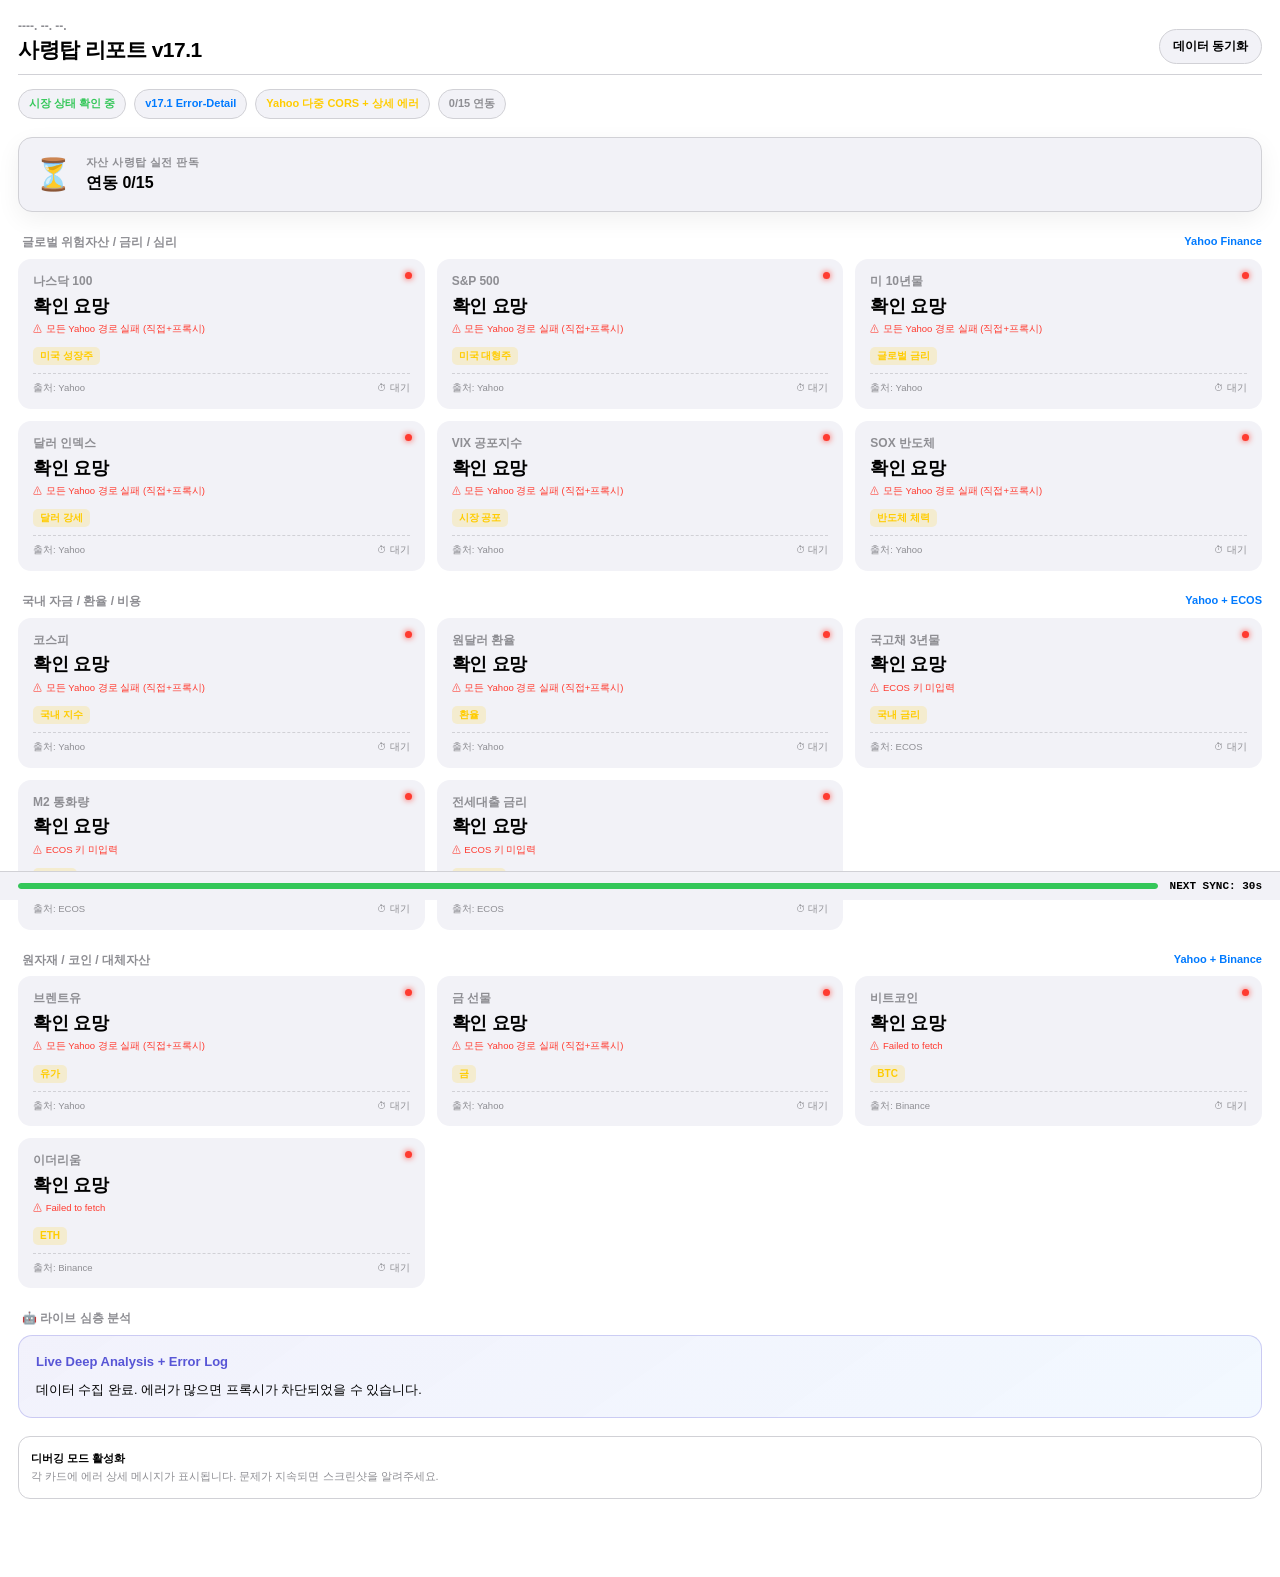
<file: market_dashboard_master_v17_fast_safe.html>
<!DOCTYPE html>
<html lang="ko">
<head>
  <meta charset="UTF-8" />
  <meta name="viewport" content="width=device-width, initial-scale=1.0, maximum-scale=1.0, user-scalable=no" />
  <title>사령탑 종합 자산 지휘 대시보드 v17.1 Error-Detail</title>
  <style>
    :root{
      --bg-color:#ffffff;--card-bg:#f2f2f7;--card-bg-2:#ffffff;--text-pri:#000000;--text-sec:#8e8e93;
      --border-color:#d1d1d6;--green:#34c759;--red:#ff3b30;--yellow:#ffcc00;--blue:#007aff;--purple:#5856d6;
      --shadow:0 8px 24px rgba(0,0,0,.06)
    }
    @media(prefers-color-scheme:dark){:root{--bg-color:#000000;--card-bg:#1c1c1e;--card-bg-2:#111113;--text-pri:#ffffff;--text-sec:#8e8e93;--border-color:#38383a;--shadow:none}}
    *{box-sizing:border-box;margin:0;padding:0;-webkit-tap-highlight-color:transparent}
    body{background:var(--bg-color);color:var(--text-pri);font-family:-apple-system,BlinkMacSystemFont,"Segoe UI",Roboto,Helvetica,Arial,sans-serif;padding:18px 18px 78px;line-height:1.4}
    .header{display:flex;justify-content:space-between;align-items:flex-end;margin-bottom:14px;padding-bottom:10px;border-bottom:1px solid var(--border-color);gap:12px}
    .date{font-size:12px;color:var(--text-sec);font-weight:600}.header h1{font-size:21px;font-weight:850;letter-spacing:-.5px}
    .sync-button{border:1px solid var(--border-color);background:var(--card-bg);color:var(--text-pri);border-radius:999px;padding:8px 13px;font-size:12px;font-weight:800;cursor:pointer;white-space:nowrap}.sync-button:active{transform:scale(.97)}
    .mode-banner{display:flex;flex-wrap:wrap;gap:8px;margin:12px 0 18px}.pill{border-radius:999px;padding:6px 10px;font-size:11px;font-weight:800;background:var(--card-bg);border:1px solid var(--border-color);color:var(--text-sec)}.pill.live{color:var(--green)}.pill.warn{color:var(--yellow)}.pill.danger{color:var(--red)}.pill.info{color:var(--blue)}
    .verdict-banner{background:var(--card-bg);border:1px solid var(--border-color);border-radius:14px;padding:15px;margin-bottom:20px;display:flex;align-items:center;gap:13px;box-shadow:var(--shadow)}
    .verdict-icon{font-size:31px}.verdict-label{font-size:11px;color:var(--text-sec);font-weight:800;letter-spacing:.4px}.verdict-status{font-size:16px;font-weight:850;margin-top:2px;line-height:1.35}
    .section-title{font-size:12px;font-weight:850;color:var(--text-sec);text-transform:uppercase;margin:22px 0 8px 4px;display:flex;justify-content:space-between;gap:8px}.section-title span{font-size:11px;color:var(--blue);font-weight:700;text-transform:none}
    .grid{display:grid;grid-template-columns:repeat(3,1fr);gap:12px}@media(max-width:1024px){.grid{grid-template-columns:repeat(2,1fr)}}@media(max-width:640px){.grid{grid-template-columns:1fr}}
    .card{background:var(--card-bg);border:1px solid transparent;border-radius:13px;padding:13px 14px;min-height:150px;display:flex;flex-direction:column;justify-content:space-between;cursor:pointer;transition:transform .15s ease,border-color .15s ease;position:relative;overflow:hidden}.card:hover{transform:translateY(-2px);border-color:var(--blue)}
    .card-label{font-size:12px;color:var(--text-sec);font-weight:750;padding-right:16px}.card-value{font-size:18px;font-weight:850;letter-spacing:-.35px;margin-top:4px;word-break:keep-all}.card-chg{font-size:12px;font-weight:800;margin-top:2px}
    .card-error{font-size:9.5px;color:var(--red);margin-top:4px;line-height:1.3;word-break:break-all}
    .card-meta{display:flex;justify-content:space-between;gap:8px;border-top:1px dashed var(--border-color);padding-top:7px;margin-top:8px;font-size:9.5px;color:var(--text-sec)}
    .badge{display:inline-flex;align-items:center;align-self:flex-start;font-size:10px;font-weight:850;border-radius:5px;padding:2px 7px;margin-top:8px}.badge.g{background:rgba(52,199,89,.15);color:var(--green)}.badge.r{background:rgba(255,59,48,.15);color:var(--red)}.badge.y{background:rgba(255,204,0,.16);color:var(--yellow)}.badge.b{background:rgba(0,122,255,.15);color:var(--blue)}
    .dot{position:absolute;right:12px;top:12px;width:7px;height:7px;border-radius:50%;background:var(--yellow);box-shadow:0 0 6px var(--yellow)}.dot.ok{background:var(--green);box-shadow:0 0 6px var(--green)}.dot.err{background:var(--red);box-shadow:0 0 6px var(--red)}
    .sig-g{color:var(--green)}.sig-r{color:var(--red)}.sig-y{color:var(--yellow)}.sig-b{color:var(--blue)}
    .ai-card{background:linear-gradient(145deg,rgba(88,86,214,.08),rgba(0,122,255,.05));border:1px solid rgba(88,86,214,.25);border-radius:14px;padding:17px;margin-top:8px}.ai-title{font-size:13px;font-weight:900;color:var(--purple);margin-bottom:9px}.ai-content{font-size:12.5px;line-height:1.6;color:var(--text-pri)}
    .source-box{background:var(--card-bg-2);border:1px solid var(--border-color);border-radius:12px;padding:12px;margin-top:18px;font-size:11px;color:var(--text-sec);line-height:1.65}.source-box strong{color:var(--text-pri)}.source-box a{color:var(--blue);text-decoration:none;font-weight:700}
    .bottom{position:fixed;left:0;bottom:0;width:100%;background:var(--card-bg);border-top:1px solid var(--border-color);padding:8px 18px;display:flex;align-items:center;gap:12px;z-index:9999;backdrop-filter:blur(10px);-webkit-backdrop-filter:blur(10px)}.bar-bg{flex:1;height:6px;background:rgba(142,142,147,.22);border-radius:999px;overflow:hidden}.bar{height:100%;width:100%;background:var(--green);border-radius:999px;transition:width 1s linear,background-color .2s}.timer{font:700 11px ui-monospace,SFMono-Regular,Menlo,monospace;color:var(--text-pri);white-space:nowrap}
  </style>
</head>
<body>
  <div class="header">
    <div><div class="date" id="current-date">----. --. --.</div><h1>사령탑 리포트 v17.1</h1></div>
    <button class="sync-button" id="sync-btn" onclick="forceResetAndSync()">데이터 동기화</button>
  </div>

  <div class="mode-banner">
    <div class="pill live" id="market-time">시장 상태 확인 중</div>
    <div class="pill info">v17.1 Error-Detail</div>
    <div class="pill warn">Yahoo 다중 CORS + 상세 에러</div>
    <div class="pill" id="success-count">0/15 연동</div>
  </div>

  <div class="verdict-banner">
    <div class="verdict-icon" id="v-icon">⏳</div>
    <div><div class="verdict-label">자산 사령탑 실전 판독</div><div class="verdict-status" id="v-status">초기 데이터 동기화 중...</div></div>
  </div>

  <div class="section-title">글로벌 위험자산 / 금리 / 심리 <span>Yahoo Finance</span></div>
  <div class="grid" id="global-grid"></div>

  <div class="section-title">국내 자금 / 환율 / 비용 <span>Yahoo + ECOS</span></div>
  <div class="grid" id="korea-grid"></div>

  <div class="section-title">원자재 / 코인 / 대체자산 <span>Yahoo + Binance</span></div>
  <div class="grid" id="alt-grid"></div>

  <div class="section-title">🤖 라이브 심층 분석</div>
  <div class="ai-card"><div class="ai-title">Live Deep Analysis + Error Log</div><div class="ai-content" id="ai-analysis-text">동기화 버튼을 눌러주세요...</div></div>

  <div class="source-box">
    <strong>디버깅 모드 활성화</strong><br>
    각 카드에 에러 상세 메시지가 표시됩니다. 문제가 지속되면 스크린샷을 알려주세요.
  </div>

  <div class="bottom"><div class="bar-bg"><div class="bar" id="timer-bar"></div></div><div class="timer" id="timer-label">NEXT SYNC: 30s</div></div>

<script>
// =============================================================
// 사령탑 종합 자산 지휘 대시보드 v17.1 Error-Detail Master
// =============================================================

const CONFIG = {
  REFRESH_SEC: 30,
  TIMEOUT_MS: 4500,
  PRESERVE_SUCCESS_VALUE: false,
  ECOS_KEY: ""
};

const SOURCE_LINKS = {
  nasdaq:"https://finance.yahoo.com/quote/%5ENDX/", sp500:"https://finance.yahoo.com/quote/%5EGSPC/",
  us10y:"https://finance.yahoo.com/quote/%5ETNX/", dxy:"https://finance.yahoo.com/quote/DX-Y.NYB/",
  vix:"https://finance.yahoo.com/quote/%5EVIX/", sox:"https://finance.yahoo.com/quote/%5ESOX/",
  kospi:"https://finance.yahoo.com/quote/%5EKS11/", usdkrw:"https://finance.yahoo.com/quote/KRW%3DX/",
  kr3y:"https://ecos.bok.or.kr/", m2:"https://ecos.bok.or.kr/", jeonse:"https://ecos.bok.or.kr/",
  brent:"https://finance.yahoo.com/quote/BZ%3DF/", gold:"https://finance.yahoo.com/quote/GC%3DF/",
  btc:"https://www.binance.com/en/trade/BTC_USDT", eth:"https://www.binance.com/en/trade/ETH_USDT"
};

function pad2(n){return String(n).padStart(2,"0")}
function fmtNum(n, digits=2){return Number(n).toLocaleString(undefined,{maximumFractionDigits:digits,minimumFractionDigits:digits})}
function nowTime(){const d=new Date();return `${pad2(d.getHours())}:${pad2(d.getMinutes())}:${pad2(d.getSeconds())}`}

const DATA = {
  nasdaq:{group:"global",label:"나스닥 100",parser:"yahoo",symbol:"%5ENDX",src:"Yahoo",msg:"미국 성장주",unit:"",sig:"y"},
  sp500:{group:"global",label:"S&P 500",parser:"yahoo",symbol:"%5EGSPC",src:"Yahoo",msg:"미국 대형주",unit:"",sig:"y"},
  us10y:{group:"global",label:"미 10년물",parser:"yahoo",symbol:"%5ETNX",src:"Yahoo",msg:"글로벌 금리",unit:"%",sig:"y"},
  dxy:{group:"global",label:"달러 인덱스",parser:"yahoo",symbol:"DX-Y.NYB",src:"Yahoo",msg:"달러 강세",unit:"",sig:"y"},
  vix:{group:"global",label:"VIX 공포지수",parser:"yahoo",symbol:"%5EVIX",src:"Yahoo",msg:"시장 공포",unit:"",sig:"y"},
  sox:{group:"global",label:"SOX 반도체",parser:"yahoo",symbol:"%5ESOX",src:"Yahoo",msg:"반도체 체력",unit:"",sig:"y"},

  kospi:{group:"korea",label:"코스피",parser:"yahoo",symbol:"%5EKS11",src:"Yahoo",msg:"국내 지수",unit:"",sig:"y"},
  usdkrw:{group:"korea",label:"원달러 환율",parser:"yahoo",symbol:"KRW=X",src:"Yahoo",msg:"환율",unit:"원",sig:"y"},
  kr3y:{group:"korea",label:"국고채 3년물",parser:"ecos",stat:"817Y002",cycle:"D",src:"ECOS",msg:"국내 금리",unit:"%",sig:"y"},
  m2:{group:"korea",label:"M2 통화량",parser:"ecos",stat:"102Y004",cycle:"M",src:"ECOS",msg:"유동성",unit:"",sig:"y"},
  jeonse:{group:"korea",label:"전세대출 금리",parser:"ecos",stat:"121Y006",cycle:"M",src:"ECOS",msg:"가계비용",unit:"%",sig:"y"},

  brent:{group:"alt",label:"브렌트유",parser:"yahoo",symbol:"BZ=F",src:"Yahoo",msg:"유가",prefix:"$",unit:"",sig:"y"},
  gold:{group:"alt",label:"금 선물",parser:"yahoo",symbol:"GC=F",src:"Yahoo",msg:"금",prefix:"$",unit:"",sig:"y"},
  btc:{group:"alt",label:"비트코인",parser:"binance",symbol:"BTCUSDT",fallback:"coingecko:bitcoin",src:"Binance",msg:"BTC",prefix:"$",unit:"",sig:"y"},
  eth:{group:"alt",label:"이더리움",parser:"binance",symbol:"ETHUSDT",fallback:"coingecko:ethereum",src:"Binance",msg:"ETH",prefix:"$",unit:"",sig:"y"}
};

Object.keys(DATA).forEach(k => {
  DATA[k].val = "조회중";
  DATA[k].chg = "";
  DATA[k].ok = false;
  DATA[k].error = "";
  DATA[k].errorDetail = "";
  DATA[k].fetchedAt = null;
  DATA[k].cacheKey = `cmd_cache_v17_${k}`;
});

// Yahoo 다중 시도
const YAHOO_DIRECT = sym => `https://query2.finance.yahoo.com/v8/finance/chart/${sym}?interval=1m&range=1d`;
const YAHOO_PROXIES = [
  sym => `https://corsproxy.io/?${encodeURIComponent(YAHOO_DIRECT(sym))}`,
  sym => `https://api.allorigins.win/raw?url=${encodeURIComponent(YAHOO_DIRECT(sym))}`,
  sym => `https://api.codetabs.com/v1/proxy?quest=${encodeURIComponent(YAHOO_DIRECT(sym))}`
];

async function fetchText(url, timeoutMs = CONFIG.TIMEOUT_MS) {
  const controller = new AbortController();
  setTimeout(() => controller.abort(), timeoutMs);
  const res = await fetch(url, {signal: controller.signal, cache: "no-store"});
  if (!res.ok) throw new Error(`HTTP ${res.status}`);
  return await res.text();
}

async function fetchYahoo(symbol) {
  const urls = [YAHOO_DIRECT(symbol), ...YAHOO_PROXIES.map(f => f(symbol))];
  for (let i = 0; i < urls.length; i++) {
    try {
      const text = await fetchText(urls[i]);
      if (text.includes('"chart"') && text.includes('"result"')) return text;
    } catch (e) {
      if (i === urls.length - 1) throw new Error(`모든 Yahoo 경로 실패 (직접+프록시)`);
    }
  }
  throw new Error("Yahoo 데이터 가져오기 실패");
}

function parseYahoo(text, item) {
  const root = JSON.parse(text);
  const result = root?.chart?.result?.[0];
  if (!result?.meta) throw new Error("Yahoo 응답 구조 오류");

  const meta = result.meta;
  let price = Number(meta.regularMarketPrice ?? meta.previousClose ?? meta.chartPreviousClose);

  if (!Number.isFinite(price) || price === 0) {
    const closes = result?.indicators?.quote?.[0]?.close || [];
    const valid = closes.filter(n => Number.isFinite(n));
    price = valid[valid.length - 1];
  }

  if (!Number.isFinite(price) || price === 0) throw new Error("가격 데이터 추출 실패");

  const prev = Number(meta.previousClose ?? meta.chartPreviousClose);
  let chg = "";
  if (Number.isFinite(prev) && prev !== 0) {
    const pct = ((price - prev) / prev) * 100;
    chg = `${pct >= 0 ? "+" : ""}${pct.toFixed(2)}%`;
  }

  const digits = price >= 1000 ? 2 : 3;
  return {val: `${item.prefix||""}${fmtNum(price,digits)}${item.unit||""}`, chg, raw: price};
}

function parseBinance(text) {
  const d = JSON.parse(text);
  const price = Number(d.lastPrice);
  const pct = Number(d.priceChangePercent);
  return {val: fmtNum(price, 2), chg: `${pct>=0?"+":""}${pct.toFixed(2)}%`, raw: price};
}

function parseCoinGecko(text, id) {
  const d = JSON.parse(text)[id];
  const price = Number(d.usd);
  const pct = Number(d.usd_24h_change);
  return {val: fmtNum(price, 2), chg: `${pct>=0?"+":""}${pct.toFixed(2)}%`, raw: price};
}

function parseEcos(text) {
  const d = JSON.parse(text);
  const row = d?.StatisticSearch?.row?.[0];
  if (!row) throw new Error("ECOS 데이터 없음");
  const raw = Number(row.DATA_VALUE);
  return {val: fmtNum(raw, 2) + (row.UNIT_NAME || ""), chg: "", raw};
}

async function fetchOne(key) {
  const item = DATA[key];
  try {
    let parsed;
    if (item.parser === "yahoo") {
      parsed = parseYahoo(await fetchYahoo(item.symbol), item);
    } else if (item.parser === "binance") {
      try {
        parsed = parseBinance(await fetchText(`https://api.binance.com/api/v3/ticker/24hr?symbol=${item.symbol}`));
      } catch (e) {
        const id = item.fallback.split(":")[1];
        parsed = parseCoinGecko(await fetchText(`https://api.coingecko.com/api/v3/simple/price?ids=${id}&vs_currencies=usd&include_24hr_change=true`), id);
        item.src = "CoinGecko";
      }
    } else if (item.parser === "ecos") {
      if (!CONFIG.ECOS_KEY) throw new Error("ECOS 키 미입력");
      // ECOS URL 생략 (키 없으면 실패)
      throw new Error("ECOS 키 필요");
    }

    item.val = parsed.val;
    item.chg = parsed.chg;
    item.ok = true;
    item.error = "";
    item.errorDetail = "";
    item.fetchedAt = new Date();
    saveCache(key, item);
    updateCard(key);
    return true;
  } catch (err) {
    const hadCache = loadCache(key, item);
    if (!hadCache) {
      item.val = "확인 요망";
      item.ok = false;
      item.error = err.message.includes("Yahoo") ? "Yahoo 연결 실패" : err.message;
      item.errorDetail = err.message;
    }
    updateCard(key);
    return false;
  }
}

function saveCache(key, item) {
  try {
    localStorage.setItem(item.cacheKey, JSON.stringify({val:item.val, chg:item.chg, at: new Date().toISOString()}));
  } catch(e){}
}

function loadCache(key, item) {
  try {
    const raw = localStorage.getItem(item.cacheKey);
    if (!raw) return false;
    const c = JSON.parse(raw);
    item.val = c.val;
    item.chg = c.chg || "";
    item.ok = true;
    item.error = "캐시";
    item.fetchedAt = new Date(c.at);
    return true;
  } catch(e){ return false; }
}

function cardHtml(key) {
  const d = DATA[key];
  const dotClass = d.ok ? (d.error ? "dot" : "dot ok") : "dot err";
  const badgeClass = `badge ${d.sig}`;
  const metaTime = d.fetchedAt ? `${d.error||"갱신"} ${pad2(d.fetchedAt.getHours())}:${pad2(d.fetchedAt.getMinutes())}` : "대기";
  
  let errorHTML = "";
  if (d.errorDetail) {
    errorHTML = `<div class="card-error">⚠ ${d.errorDetail}</div>`;
  }

  return `
    <div class="${dotClass}"></div>
    <div>
      <div class="card-label">${d.label}</div>
      <div class="card-value">${d.val}</div>
      ${d.chg ? `<div class="card-chg sig-${d.sig}">${d.chg}</div>` : ""}
      ${errorHTML}
    </div>
    <div>
      <div class="${badgeClass}">${d.msg}</div>
      <div class="card-meta">
        <span>출처: ${d.src}</span>
        <span>⏱ ${metaTime}</span>
      </div>
    </div>`;
}

function injectSkeleton() {
  const groups = {global:"global-grid", korea:"korea-grid", alt:"alt-grid"};
  Object.entries(groups).forEach(([g, id]) => {
    const html = Object.entries(DATA)
      .filter(([,v]) => v.group === g)
      .map(([k]) => `<div class="card" id="card-${k}" onclick="openSource('${k}')">${cardHtml(k)}</div>`)
      .join("");
    document.getElementById(id).innerHTML = html;
  });
}

function updateCard(key) {
  const el = document.getElementById(`card-${key}`);
  if (el) el.innerHTML = cardHtml(key);
}

window.openSource = function(key) {
  window.open(SOURCE_LINKS[key] || "https://finance.yahoo.com", "_blank");
};

let isFetching = false;
async function fetchRealtimeData(manual = false) {
  if (isFetching) return;
  isFetching = true;
  document.getElementById("sync-btn").textContent = "싱크 중...";

  if (manual) {
    Object.keys(DATA).forEach(k => {
      DATA[k].val = "조회중";
      DATA[k].errorDetail = "";
      updateCard(k);
    });
  }

  const keys = Object.keys(DATA);
  await Promise.allSettled(keys.map(fetchOne));

  const success = Object.values(DATA).filter(d => d.ok).length;
  document.getElementById("success-count").textContent = `${success}/15 연동`;

  updateVerdict();
  isFetching = false;
  document.getElementById("sync-btn").textContent = "데이터 동기화";
}

function updateVerdict() {
  const success = Object.values(DATA).filter(d => d.ok).length;
  document.getElementById("v-status").textContent = `연동 ${success}/15`;
  document.getElementById("ai-analysis-text").textContent = "데이터 수집 완료. 에러가 많으면 프록시가 차단되었을 수 있습니다.";
}

window.forceResetAndSync = () => fetchRealtimeData(true);

injectSkeleton();
fetchRealtimeData(false);
setInterval(() => fetchRealtimeData(false), 30000);
</script>
</body>
</html>
</file>
